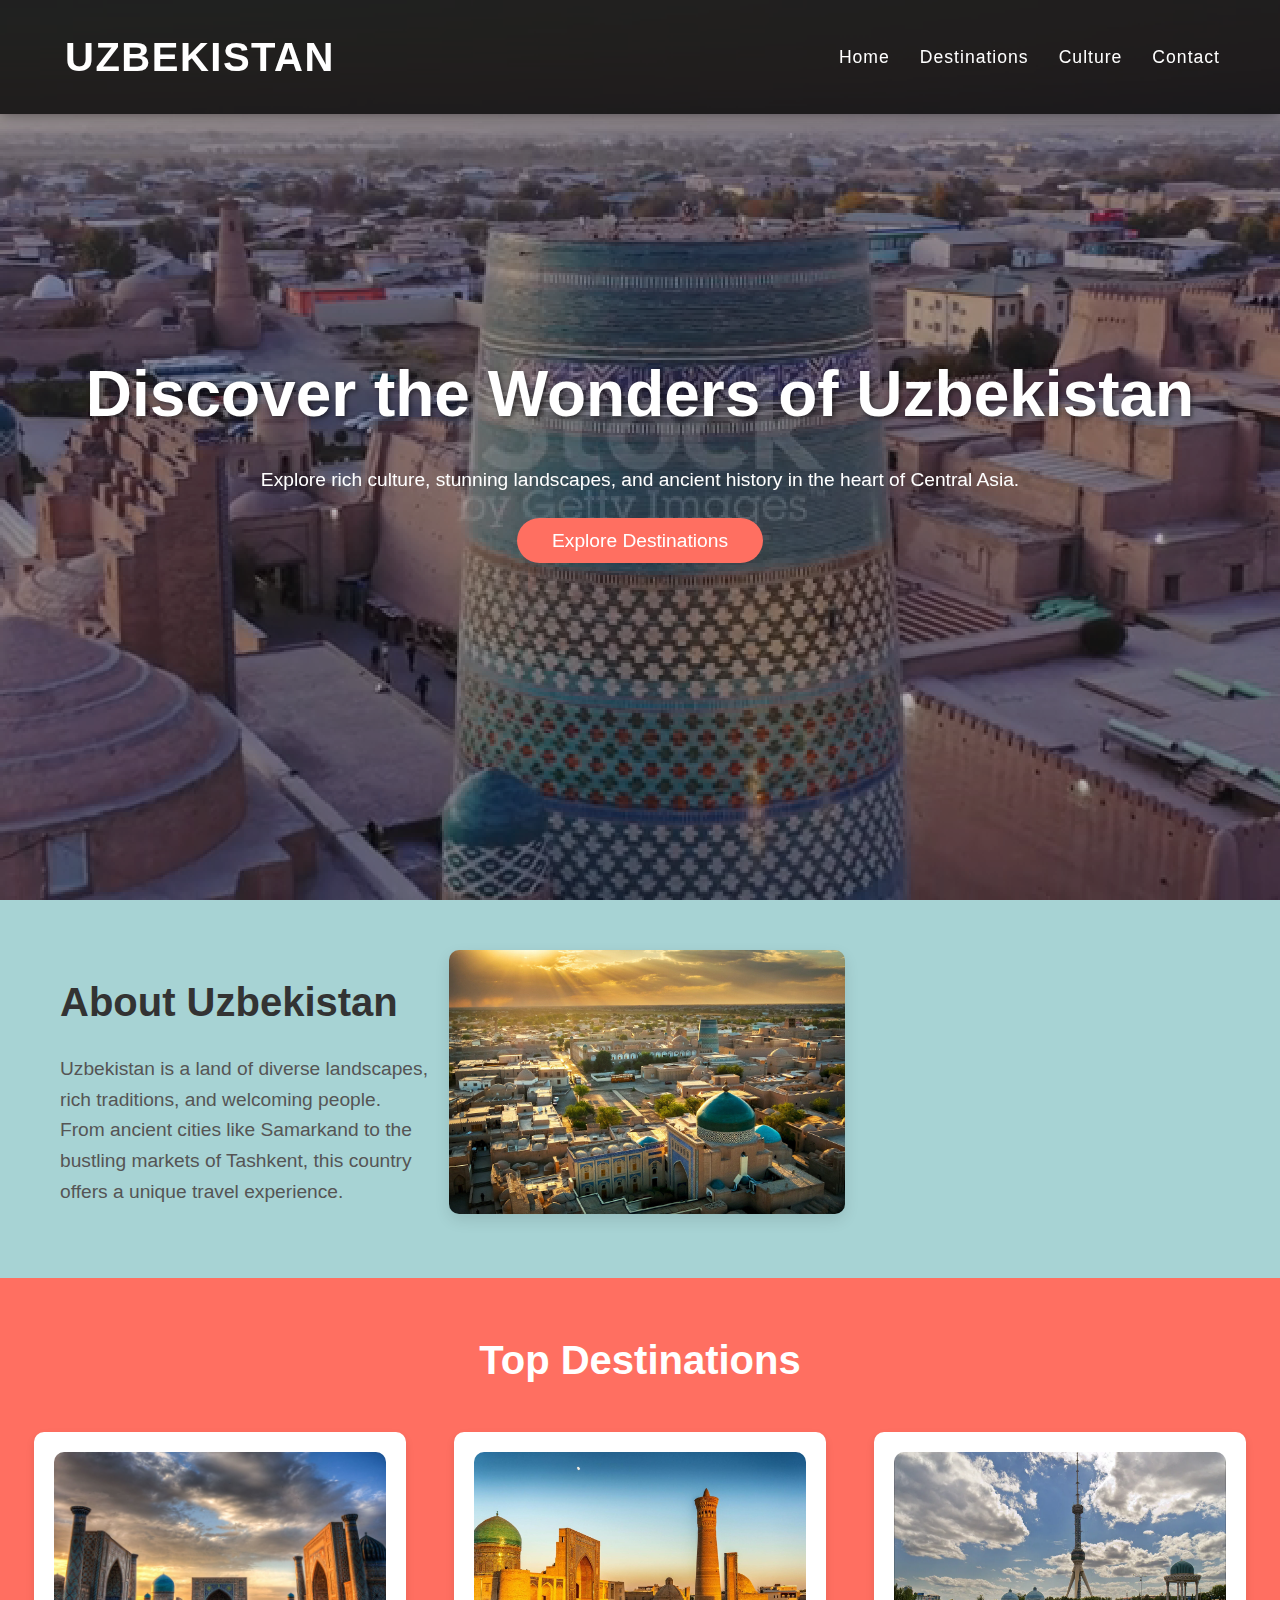
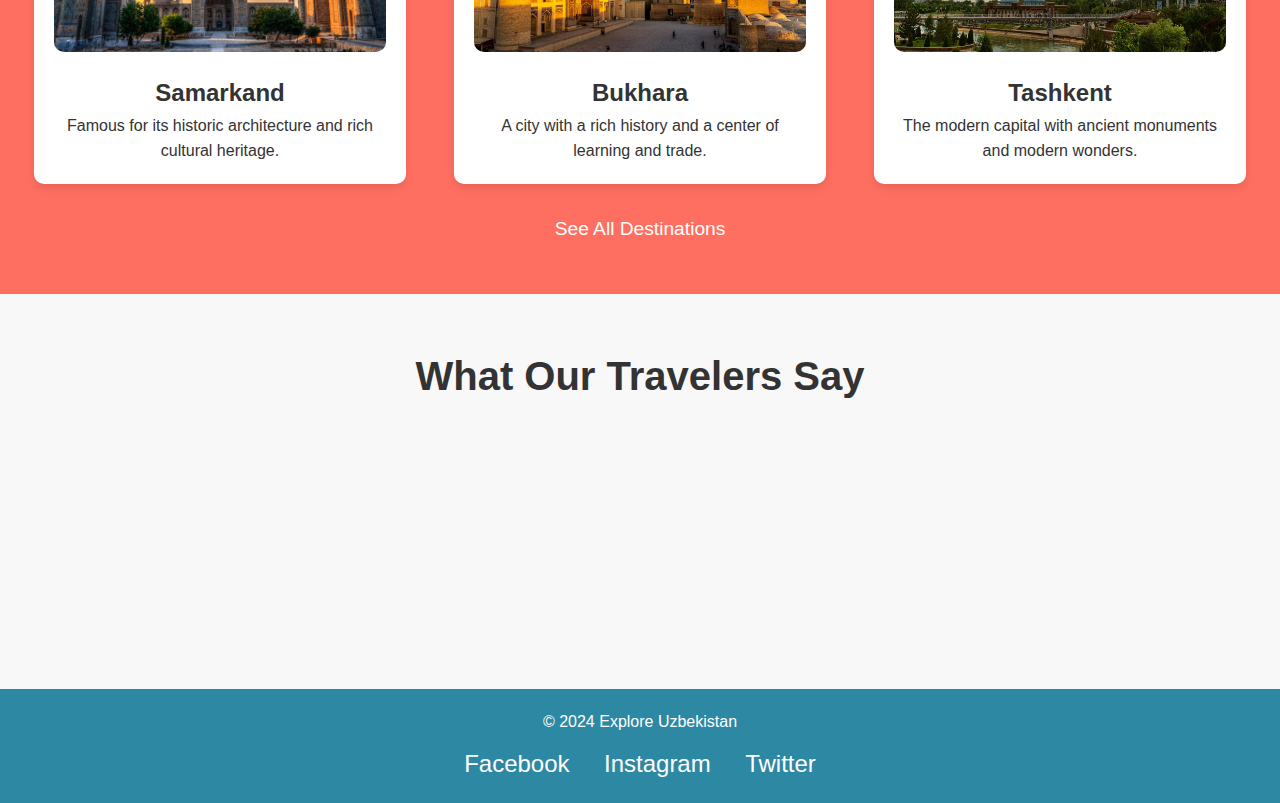
<file: inex.html/index.html>
<!DOCTYPE html>
<html lang="en">

<head>
  <meta charset="UTF-8">
  <meta name="viewport" content="width=device-width, initial-scale=1.0">
  <title>Explore Uzbekistan</title>
  <link rel="stylesheet" href="styles.css">
  <link href="https://fonts.googleapis.com/css2?family=Roboto:wght@400;500&family=Open+Sans:wght@300;400&display=swap" rel="stylesheet">
</head>

<body>
  <!-- Navigation Section -->
  <header id="header">
    <div class="container">
        <div class="logo">
            <a href="#home">Uzbekistan</a>
        </div>
        <nav class="navbar">
            <ul class="nav-links">
                <li><a href="#home">Home</a></li>
                <li><a href="/destination.h/destination.html">Destinations</a></li>
                <li><a href="#">Culture</a></li>
                <li><a href="#footer">Contact</a></li>
            </ul>
            <div class="hamburger" id="hamburger">
                <div class="bar"></div>
                <div class="bar"></div>
                <div class="bar"></div>
            </div>
        </nav>
    </div>
</header>

  <!-- Hero Section with Full-Width Background Video -->
  <section id="hero">
    <div class="hero-content">
      <h1>Discover the Wonders of Uzbekistan</h1>
      <p>Explore rich culture, stunning landscapes, and ancient history in the heart of Central Asia.</p>
      <a href="#destinations" class="cta-button">Explore Destinations</a>
    </div>
    <div class="hero-video-container">
      <video autoplay muted loop id="hero-video">
        <source src="/assets/istockphoto-1214851825-640_adpp_is.mp4" type="video/mp4">
        Your browser does not support the video tag.
      </video>
    </div>
  </section>

  <!-- About Section -->
  <section id="about" class="colorful-section">
    <div class="about-container">
      <div class="about-text">
        <h2>About Uzbekistan</h2>
        <p>Uzbekistan is a land of diverse landscapes, rich traditions, and welcoming people. From ancient cities like Samarkand to the bustling markets of Tashkent, this country offers a unique travel experience.</p>
      </div>
      <div class="about-image">
        <img src="/assets/uzbekistan.jpeg" alt="Uzbekistan Landmark">
      </div>
    </div>
  </section>

  <!-- Featured Destinations Section -->
  <section id="destinations">
    <h2 class="animate-fade-in">Top Destinations</h2>
    <div class="destination-cards">
      <div class="destination-card animate-fade-in">
        <img src="/assets/samarkand.jpg" alt="Samarkand">
        <h3>Samarkand</h3>
        <p>Famous for its historic architecture and rich cultural heritage.</p>
      </div>
      <div class="destination-card animate-fade-in">
        <img src="/assets/bukhara.jpeg" alt="Bukhara">
        <h3>Bukhara</h3>
        <p>A city with a rich history and a center of learning and trade.</p>
      </div>
      <div class="destination-card animate-fade-in">
        <img src="/assets/tashkent.webp" alt="Tashkent">
        <h3>Tashkent</h3>
        <p>The modern capital with ancient monuments and modern wonders.</p>
      </div>
    </div>
    <div class="cta-button-container">
      <a href="/destination.h/destination.html" class="cta-button">See All Destinations</a>
    </div>
  </section>

  <!-- Testimonials Section -->
  <section id="testimonials">
    <h2 class="animate-fade-in">What Our Travelers Say</h2>
    <div class="testimonial-cards">
      <div class="testimonial-card animate-fade-in">
        <p>"Uzbekistan is a hidden gem in Central Asia. I had the time of my life!"</p>
        <h3>- John Doe</h3>
      </div>
      <div class="testimonial-card animate-fade-in">
        <p>"The culture, the people, the food—everything was amazing! Highly recommended!"</p>
        <h3>- Jane Smith</h3>
      </div>
    </div>
  </section>

  <!-- Footer Section -->
  <footer>
    <p>&copy; 2024 Explore Uzbekistan</p>
    <div class="social-links">
      <a href="#">Facebook</a>
      <a href="#">Instagram</a>
      <a href="#">Twitter</a>
    </div>
  </footer>

  <script src="script.js"></script>
</body>

</html>
</file>
<file: inex.html/styles.css>
/* Global Styles */
* {
    margin: 0;
    padding: 0;
    box-sizing: border-box;
    font-family: 'Open Sans', sans-serif;
  }
  
  body {
    background-color: #f0f0f0;
    color: #333;
    line-height: 1.6;
    overflow-x: hidden;
  }
  /* General Styles */
* {
  margin: 0;
  padding: 0;
  box-sizing: border-box;
  font-family: 'Arial', sans-serif;
}

body {
  background-color: #121212; /* Dark background for neon effect */
  color: #fff;
  font-size: 16px;
}

/* Header Section */
#header {
  position: fixed;
  width: 100%;
  top: 0;
  left: 0;
  background-color: rgba(0, 0, 0, 0.8);
  padding: 20px 0;
  box-shadow: 0 0 15px rgba(0, 0, 0, 0.5);
  z-index: 100;
  transition: background-color 0.3s ease-in-out;
}

/* Header Container */
#header .container {
  display: flex;
  justify-content: space-between;
  align-items: center;
  max-width: 1200px;
  margin: 0 auto;
  padding: 0 20px;
}

/* Logo */
#header .logo a {
  color: #fff;
  font-size: 2.5rem;
  font-weight: bold;
  text-decoration: none;
  position: relative;
  display: inline-block;
  letter-spacing: 1.5px;
  text-transform: uppercase;
  padding: 5px;
  animation: neonGlow 1.5s ease-in-out infinite alternate;
}

/* Neon Glow Animation */
@keyframes neonGlow {
  0% {
      text-shadow: 0 0 5px #00d8d6, 0 0 10px #00d8d6, 0 0 15px #00d8d6, 0 0 20px #00d8d6, 0 0 30px #00d8d6, 0 0 40px #00d8d6, 0 0 50px #00d8d6;
  }
  100% {
      text-shadow: 0 0 10px #ff5f5f, 0 0 20px #ff5f5f, 0 0 30px #ff5f5f, 0 0 40px #ff5f5f, 0 0 50px #ff5f5f, 0 0 60px #ff5f5f, 0 0 70px #ff5f5f;
  }
}

/* Navbar */
.navbar {
  display: flex;
  align-items: center;
}

.nav-links {
  display: flex;
  list-style: none;
}

.nav-links li {
  margin-left: 30px;
}

.nav-links a {
  color: #fff;
  text-decoration: none;
  font-size: 1.1rem;
  letter-spacing: 1px;
  transition: all 0.3s ease-in-out;
}

.nav-links a:hover {
  color: #00d8d6;
  text-shadow: 0 0 10px #00d8d6, 0 0 20px #00d8d6, 0 0 30px #00d8d6;
}

/* Hamburger Menu for Mobile */
.hamburger {
  display: none;
  cursor: pointer;
  flex-direction: column;
  gap: 5px;
  transition: all 0.3s ease-in-out;
}

.hamburger .bar {
  width: 30px;
  height: 3px;
  background-color: #fff;
  border-radius: 5px;
}

/* Mobile View */
@media screen and (max-width: 768px) {
  .nav-links {
      display: none;
      flex-direction: column;
      position: absolute;
      top: 80px;
      right: 0;
      background-color: rgba(0, 0, 0, 0.9);
      padding: 20px;
      width: 200px;
      box-shadow: 0 0 15px rgba(0, 0, 0, 0.5);
  }

  .nav-links.active {
      display: flex;
  }

  .nav-links li {
      margin: 15px 0;
  }

  .hamburger {
      display: flex;
  }
}

/* Header Scroll Effect */
#header.sticky {
  background-color: rgba(0, 0, 0, 1);
  transition: background-color 0.3s ease-in-out;
}

  /* Hero Section */
  #hero {
    position: relative;
    height: 100vh;
    overflow: hidden;
    display: flex;
    justify-content: center;
    align-items: center;
    text-align: center;
    color: white;
  }
  
  .hero-video-container {
    position: absolute;
    top: 0;
    left: 0;
    width: 100%;
    height: 100%;
    z-index: -1;
  }
  
  #hero-video {
    width: 100%;
    height: 100%;
    object-fit: cover;
    opacity: 0.7;
  }
  
  .hero-content {
    z-index: 1;
    max-width: 1200px;
    padding: 20px;
  }
  
  .hero-content h1 {
    font-size: 4rem;
    margin-bottom: 20px;
    font-weight: bold;
    text-shadow: 2px 2px 5px rgba(0, 0, 0, 0.5);
  }
  
  .hero-content p {
    font-size: 1.2rem;
    margin-bottom: 30px;
  }
  
  .cta-button {
    padding: 12px 35px;
    font-size: 1.2rem;
    background-color: #FF6F61;
    color: white;
    text-decoration: none;
    border-radius: 50px;
    transition: background-color 0.3s ease;
  }
  
  .cta-button:hover {
    background-color: #e04e3f;
  }
  
  /* About Section */
  #about {
    background-color: #A7D3D4;
    padding: 50px 20px;
    display: flex;
    justify-content: space-between;
    align-items: center;
  }
  
  .about-container {
    display: flex;
    justify-content: space-between;
    max-width: 1200px;
    margin: 0 auto;
  }
  
  .about-text {
    width: 50%;
    padding: 20px;
  }
  
  .about-text h2 {
    font-size: 2.5rem;
    color: #333;
    margin-bottom: 20px;
  }
  
  .about-text p {
    font-size: 1.2rem;
    color: #555;
    line-height: 1.6;
  }
  
  .about-image img {
    width: 50%;
    height: auto;
    border-radius: 10px;
    box-shadow: 0 6px 15px rgba(0, 0, 0, 0.1);
  }
  
  /* Destinations Section */
  #destinations {
    padding: 50px 20px;
    background-color: #FF6F61;
    color: white;
    text-align: center;
  }
  
  #destinations h2 {
    font-size: 2.5rem;
    margin-bottom: 40px;
    color: white;
    animation: fadeInUp 1s ease-in-out;
  }
  
  .destination-cards {
    display: flex;
    justify-content: space-around;
    margin-top: 30px;
    gap: 20px;
  }
  
  .destination-card {
    background-color: white;
    padding: 20px;
    border-radius: 10px;
    width: 30%;
    box-shadow: 0 4px 8px rgba(0, 0, 0, 0.1);
    text-align: center;
    color: #333;
    transition: transform 0.3s ease, box-shadow 0.3s ease;
  }
  
  .destination-card:hover {
    transform: scale(1.05);
    box-shadow: 0 8px 16px rgba(0, 0, 0, 0.2);
  }
  
  .destination-card img {
    width: 100%;
    height: 200px;
    object-fit: cover;
    border-radius: 10px;
  }
  
  .destination-card h3 {
    margin-top: 15px;
    font-size: 1.5rem;
  }
  
  .cta-button-container {
    margin-top: 30px;
  }
  
  .cta-button {
    padding: 12px 35px;
    font-size: 1.2rem;
    background-color: #FF6F61;
    color: white;
    text-decoration: none;
    border-radius: 50px;
    transition: background-color 0.3s ease;
  }
  
  .cta-button:hover {
    background-color: #e04e3f;
  }
  
  /* Testimonials Section */
  #testimonials {
    padding: 50px 20px;
    background-color: #f8f8f8;
    text-align: center;
  }
  
  #testimonials h2 {
    font-size: 2.5rem;
    margin-bottom: 40px;
    color: #333;
  }
  
  .testimonial-cards {
    display: flex;
    justify-content: space-around;
    gap: 20px;
  }
  
  .testimonial-card {
    background-color: rgb(0, 0, 0);
    padding: 20px;
    border-radius: 10px;
    width: 30%;
    box-shadow: 0 4px 8px rgba(0, 0, 0, 0.1);
    text-align: center;
    color: #333;
    transition: transform 0.3s ease;
    opacity: 0;
    visibility: hidden;
  }
  
  .testimonial-card.visible {
    opacity: 1;
    visibility: visible;
  }
  
  .testimonial-card p {
    font-size: 1.2rem;
    font-style: italic;
    color: black;
  }
  
  .testimonial-card h3 {
    font-size: 1.5rem;
    margin-top: 20px;
    color: #FF6F61;
  }
  
  /* Footer Section */
  footer {
    background-color: #2D88A3;
    color: white;
    padding: 20px 0;
    text-align: center;
  }
  
  footer p {
    font-size: 1rem;
  }
  
  .social-links {
    margin-top: 10px;
  }
  
  .social-links a {
    color: white;
    margin: 0 15px;
    text-decoration: none;
    font-size: 1.5rem;
    transition: color 0.3s ease;
  }
  
  .social-links a:hover {
    color: #FF6F61;
  }
  
  /* Mobile Styles */
  @media (max-width: 768px) {
    .hero-content h1 {
      font-size: 3rem;
    }
  
    .cta-button {
      font-size: 1rem;
      padding: 10px 30px;
    }
  
    .about-container {
      flex-direction: column;
    }
  
    .about-text, .about-image img {
      width: 100%;
      margin-bottom: 20px;
    }
  
    .destination-cards {
      flex-direction: column;
      gap: 30px;
    }
  
    .destination-card {
      width: 100%;
      padding: 20px;
    }
  
    .testimonial-cards {
      flex-direction: column;
      gap: 30px;
    }
  }
  
  /* Animation for fade-in elements */
  @keyframes fadeInUp {
    0% {
      opacity: 0;
      transform: translateY(20px);
    }
    100% {
      opacity: 1;
      transform: translateY(0);
    }
  }
  
  /* Mobile Navigation Styles */
  .menu-toggle {
    display: none;
  }
  
  @media (max-width: 768px) {
    .menu-toggle {
      display: block;
      font-size: 2rem;
      cursor: pointer;
      color: white;
      margin-left: auto;
      padding: 10px;
    }
  
    header nav ul {
      display: none;
      flex-direction: column;
      padding-top: 20px;
    }
  
    header nav ul.active {
      display: block;
    }
  
    header nav ul li {
      margin: 10px 0;
    }
  }
</file>
